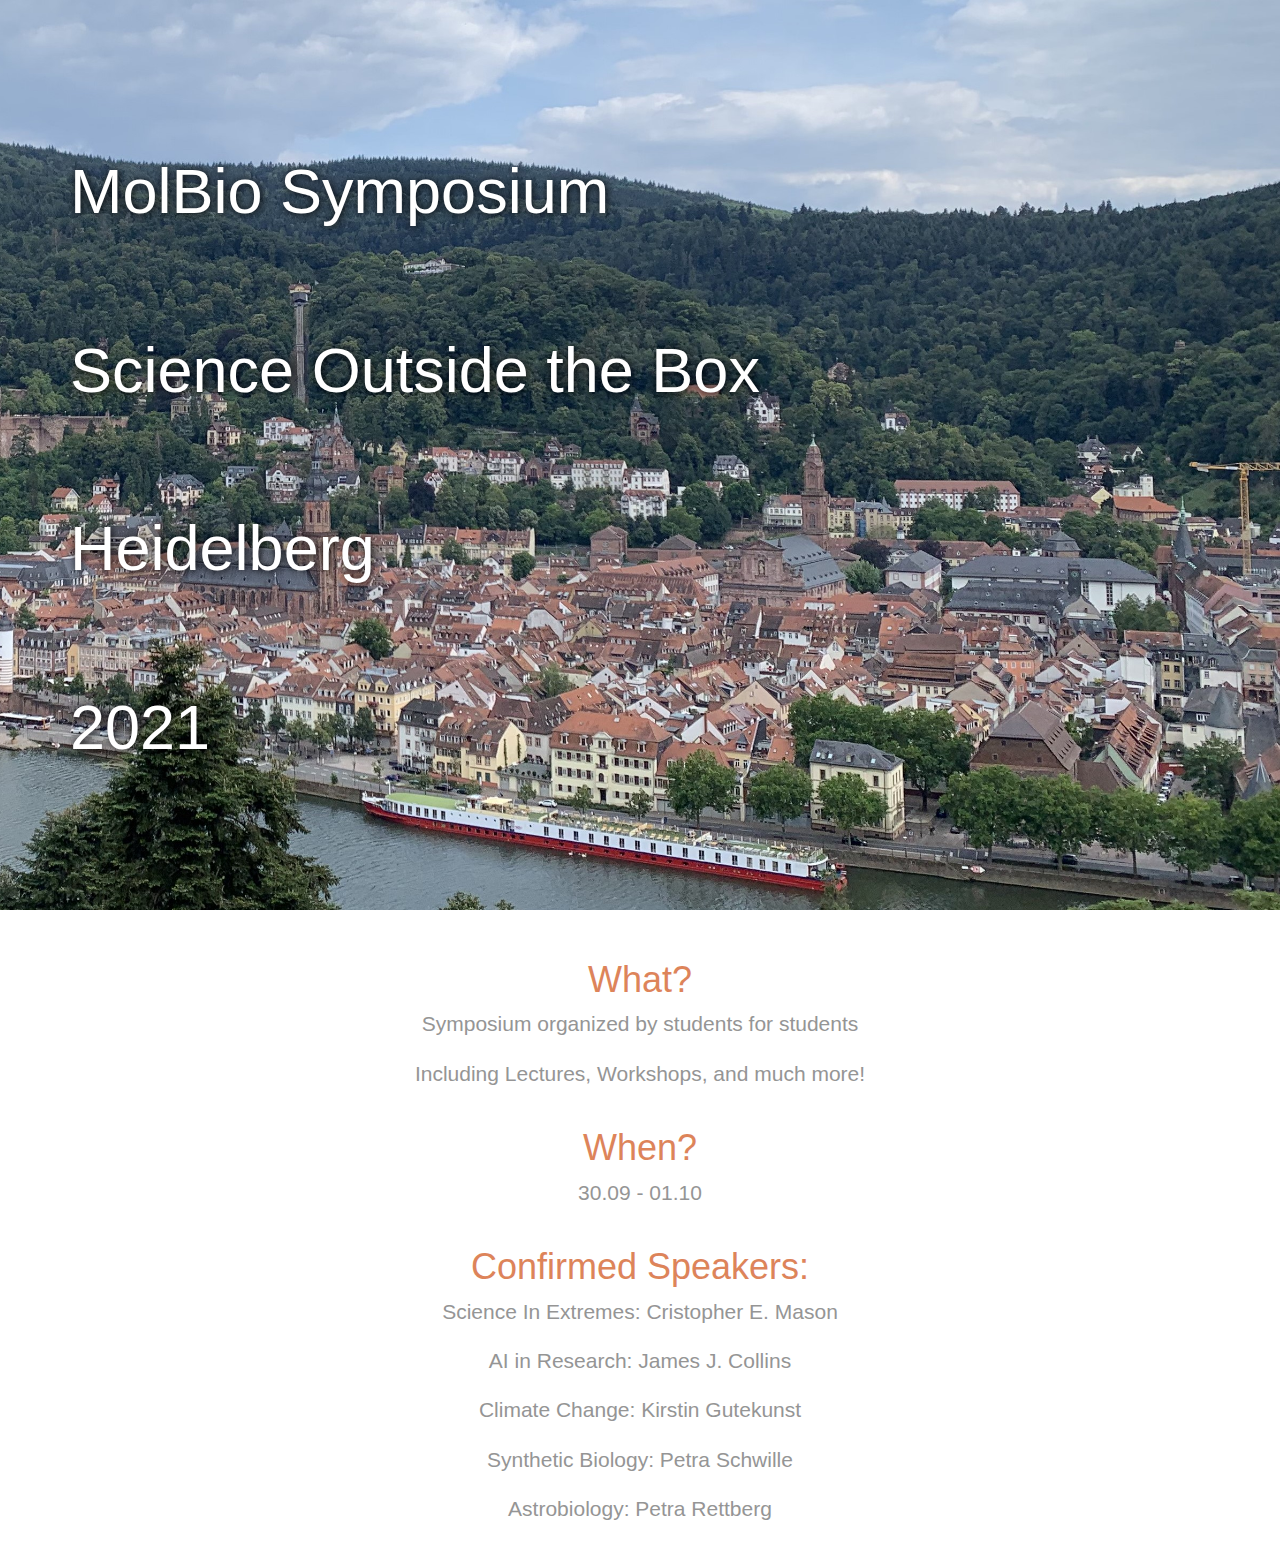
<file: index.html>
<!DOCTYPE html>
<html lang="en">
<head>
    <meta charset="utf-8">
    <meta http-equiv="X-UA-Compatible" content="IE=edge">
    <meta name="viewport" content="width=device-width, initial-scale=1">
    <!-- The above 3 meta tags *must* come first in the head; any other head content must come *after* these tags -->

    <title>MolBio</title>

    <!-- Bootstrap Core CSS -->
    <link href="css/bootstrap.min.css" rel="stylesheet">

    <!-- Custom CSS: You can use this stylesheet to override any Bootstrap styles and/or apply your own styles -->
    <link href="css/custom.css" rel="stylesheet">

    <!-- HTML5 Shim and Respond.js IE8 support of HTML5 elements and media queries -->
    <!-- WARNING: Respond.js doesn't work if you view the page via file:// -->
    <!--[if lt IE 9]>
        <script src="https://oss.maxcdn.com/libs/html5shiv/3.7.0/html5shiv.js"></script>
        <script src="https://oss.maxcdn.com/libs/respond.js/1.4.2/respond.min.js"></script>
    <![endif]-->

</head>

<body>

	<!-- Feature -->
	<div class="jumbotron feature">
		<div class="container">
            <h1><br/></h1>
			<h1>MolBio Symposium </h1>
            <h1><br/></h1>
			<h1>Science Outside the Box </h1>
            <h1><br/></h1>
			<h1>Heidelberg </h1>
            <h1><br/></h1>
			<h1>2021 </h1>
            <h1><br/></h1>
		</div>
	</div>


    <!-- Heading -->
    <div class="container">
        <div class="row">
            <div class="col-xs-12">
                <h1 class="text-center">What?</h1>
                <p class="lead text-center">Symposium organized by students for students</p>
                <p class="lead text-center">Including Lectures, Workshops, and much more!</p>
            </div>
        </div>
    </div>

	    <!-- Heading -->
    <div class="container">
        <div class="row">
            <div class="col-xs-12">
                <h1 class="text-center">When?</h1>
                <p class="lead text-center">30.09 - 01.10</p>
            </div>
        </div>
    </div>
	
	
	<div class="container text-center">
		<h1>Confirmed Speakers:</h1>
            <p class="lead text-center">Science In Extremes: Cristopher E. Mason</p>
            <p class="lead text-center">AI in Research: James J. Collins</p>
            <p class="lead text-center">Climate Change: Kirstin Gutekunst</p>
            <p class="lead text-center">Synthetic Biology: Petra Schwille</p>
            <p class="lead text-center">Astrobiology: Petra Rettberg</p>
	</div><!--/.container-->

	
    <!-- jQuery -->
    <script src="js/jquery-1.11.3.min.js"></script>

    <!-- Bootstrap Core JavaScript -->
    <script src="js/bootstrap.min.js"></script>
	
	<!-- IE10 viewport bug workaround -->
	<script src="js/ie10-viewport-bug-workaround.js"></script>
	
</body>

</html>
</file>
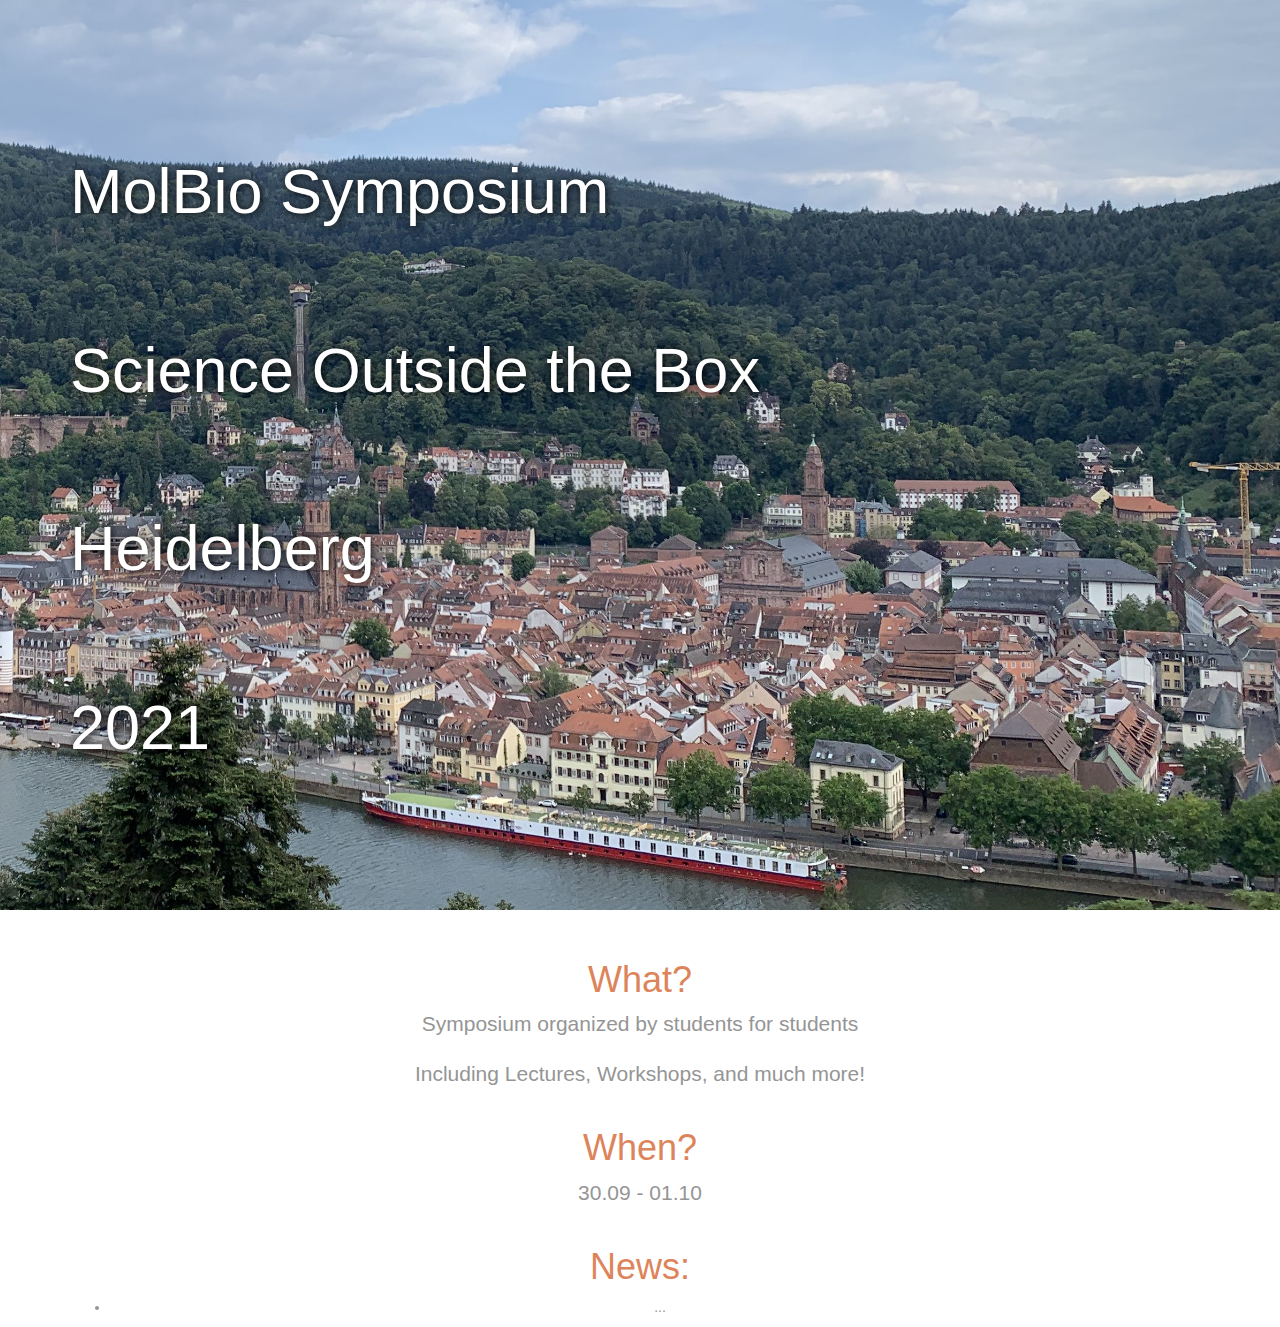
<file: MolBio_Webpage/index.html>
<!DOCTYPE html>
<html lang="en">
<head>
    <meta charset="utf-8">
    <meta http-equiv="X-UA-Compatible" content="IE=edge">
    <meta name="viewport" content="width=device-width, initial-scale=1">
    <!-- The above 3 meta tags *must* come first in the head; any other head content must come *after* these tags -->

    <title>MolBio</title>

    <!-- Bootstrap Core CSS -->
    <link href="css/bootstrap.min.css" rel="stylesheet">

    <!-- Custom CSS: You can use this stylesheet to override any Bootstrap styles and/or apply your own styles -->
    <link href="css/custom.css" rel="stylesheet">

    <!-- HTML5 Shim and Respond.js IE8 support of HTML5 elements and media queries -->
    <!-- WARNING: Respond.js doesn't work if you view the page via file:// -->
    <!--[if lt IE 9]>
        <script src="https://oss.maxcdn.com/libs/html5shiv/3.7.0/html5shiv.js"></script>
        <script src="https://oss.maxcdn.com/libs/respond.js/1.4.2/respond.min.js"></script>
    <![endif]-->

</head>

<body>

	<!-- Feature -->
	<div class="jumbotron feature">
		<div class="container">
            <h1><br/></h1>
			<h1>MolBio Symposium </h1>
            <h1><br/></h1>
			<h1>Science Outside the Box </h1>
            <h1><br/></h1>
			<h1>Heidelberg </h1>
            <h1><br/></h1>
			<h1>2021 </h1>
            <h1><br/></h1>
		</div>
	</div>


    <!-- Heading -->
    <div class="container">
        <div class="row">
            <div class="col-xs-12">
                <h1 class="text-center">What?</h1>
                <p class="lead text-center">Symposium organized by students for students</p>
                <p class="lead text-center">Including Lectures, Workshops, and much more!</p>
            </div>
        </div>
    </div>

	    <!-- Heading -->
    <div class="container">
        <div class="row">
            <div class="col-xs-12">
                <h1 class="text-center">When?</h1>
                <p class="lead text-center">30.09 - 01.10</p>
            </div>
        </div>
    </div>
	
	
	<div class="container text-center">
		<h1>News:</h1>
         <ul>
          <li>...</li>
        </ul>
	</div><!--/.container-->

	
    <!-- jQuery -->
    <script src="js/jquery-1.11.3.min.js"></script>

    <!-- Bootstrap Core JavaScript -->
    <script src="js/bootstrap.min.js"></script>
	
	<!-- IE10 viewport bug workaround -->
	<script src="js/ie10-viewport-bug-workaround.js"></script>
	
</body>

</html>
</file>
<file: css/custom.css>
body {
	color: #959595;
	}
	
h1, 
h2, 
h3, 
h4, 
h5, 
h6 {
	color: #dd845a;
	}
	
.feature {
	background: url('../images/heidel_big.jpg');
	background-position: top right;
	background-size: cover;
	background-color: #dd845a;
	color: white;
	text-shadow: 1px 1px 8px black;
	}

.feature .btn {
	text-shadow: none;
	}
	
.promo, .footer-map {
	border-width: 1px;
	border-color: black;
	border-top-style: solid;
	border-bottom-style: solid;
	margin-top: 20px;
	margin-bottom: 20px;
	}

.promo,
.promo h3,
.promo a:link,
.promo a:visited,
.promo a:hover,
.promo a:active {
    color: white;
	text-shadow: 1px 1px 8px black;
    text-decoration: none;
}

.promo-item {
    height: 200px;
    line-height: 180px;
    text-align: center;
}

.promo-item:hover {
    background-size: 110%; 
    border: 5px solid black;
    line-height: 170px;
}

.promo-item h3 {
    font-size: 40px;
    display: inline-block;
    vertical-align: middle;
}

.item-1,
.item-2,
.item-3 {
	background-size: cover;
	background-position: 50% 50%;
	}

.featured-product > img,
.featured-product > a > img {
	height: 150px;
}

.featured-product h3 {
	color: #dd845a;
	font-size: 18px;
	}

.featured-product .price {
	color: #dd845a;
	font-size: 18px;
	}
	
.featured-product .price s {
	color: #999;
	font-size: 18px;
	}

.footer-info {
    padding: 20px 0;
    background: #f7f7f7;
}

.footer-info,
.footer-info a:link,
.footer-info a:hover,
.footer-info a:focus,
.footer-info a:visited {
    color: #959595;
	}

.footer-info h3 {
	color: black;
	font-size: 18px;
	}
    
.footer-info-item {
    padding: 0px 20px;
    }
    
footer .small-print {
	background-color: #fff;
	padding: 30px 0;
	text-align: center;
}


/*
*************************** 
Override Bootstrap Classes 
***************************
*/

/* Links */
a {
  color: black;
  text-decoration: none;
}
a:hover,
a:focus {
  color: black;
  text-decoration: underline;
}

/* Navbar */
.navbar-default {
  background-color: #fff;
}
.navbar-default .navbar-brand {
  color: #dd845a;
}
.navbar-default .navbar-brand:hover,
.navbar-default .navbar-brand:focus {
  color: sienna;
  background-color: transparent;
}

/* Primary Buttons */
.btn-primary {
  color: #fff;
  background-color: black;
  border-color: black;
}
.btn-primary:focus,
.btn-primary.focus {
  color: #fff;
  background-color: black;
  border-color: black;
}
.btn-primary:hover {
  color: #fff;
  background-color: black;
  border-color: black;
}
.btn-primary:active,
.btn-primary.active,
.open > .dropdown-toggle.btn-primary {
  color: #fff;
  background-color: black;
  border-color: black;
}
.btn-primary:active:hover,
.btn-primary.active:hover,
.open > .dropdown-toggle.btn-primary:hover,
.btn-primary:active:focus,
.btn-primary.active:focus,
.open > .dropdown-toggle.btn-primary:focus,
.btn-primary:active.focus,
.btn-primary.active.focus,
.open > .dropdown-toggle.btn-primary.focus {
  color: #fff;
  background-color: black;
  border-color: black;
}

.btn-primary.disabled,
.btn-primary[disabled],
fieldset[disabled] .btn-primary,
.btn-primary.disabled:hover,
.btn-primary[disabled]:hover,
fieldset[disabled] .btn-primary:hover,
.btn-primary.disabled:focus,
.btn-primary[disabled]:focus,
fieldset[disabled] .btn-primary:focus,
.btn-primary.disabled.focus,
.btn-primary[disabled].focus,
fieldset[disabled] .btn-primary.focus,
.btn-primary.disabled:active,
.btn-primary[disabled]:active,
fieldset[disabled] .btn-primary:active,
.btn-primary.disabled.active,
.btn-primary[disabled].active,
fieldset[disabled] .btn-primary.active {
  background-color: sandybrown;
  border-color: sandybrown;
}
</file>
<file: MolBio_Webpage/css/custom.css>
body {
	color: #959595;
	}
	
h1, 
h2, 
h3, 
h4, 
h5, 
h6 {
	color: #dd845a;
	}
	
.feature {
	background: url('../images/heidel_big.jpg');
	background-position: top right;
	background-size: cover;
	background-color: #dd845a;
	color: white;
	text-shadow: 1px 1px 8px black;
	}

.feature .btn {
	text-shadow: none;
	}
	
.promo, .footer-map {
	border-width: 1px;
	border-color: black;
	border-top-style: solid;
	border-bottom-style: solid;
	margin-top: 20px;
	margin-bottom: 20px;
	}

.promo,
.promo h3,
.promo a:link,
.promo a:visited,
.promo a:hover,
.promo a:active {
    color: white;
	text-shadow: 1px 1px 8px black;
    text-decoration: none;
}

.promo-item {
    height: 200px;
    line-height: 180px;
    text-align: center;
}

.promo-item:hover {
    background-size: 110%; 
    border: 5px solid black;
    line-height: 170px;
}

.promo-item h3 {
    font-size: 40px;
    display: inline-block;
    vertical-align: middle;
}

.item-1,
.item-2,
.item-3 {
	background-size: cover;
	background-position: 50% 50%;
	}

.featured-product > img,
.featured-product > a > img {
	height: 150px;
}

.featured-product h3 {
	color: #dd845a;
	font-size: 18px;
	}

.featured-product .price {
	color: #dd845a;
	font-size: 18px;
	}
	
.featured-product .price s {
	color: #999;
	font-size: 18px;
	}

.footer-info {
    padding: 20px 0;
    background: #f7f7f7;
}

.footer-info,
.footer-info a:link,
.footer-info a:hover,
.footer-info a:focus,
.footer-info a:visited {
    color: #959595;
	}

.footer-info h3 {
	color: black;
	font-size: 18px;
	}
    
.footer-info-item {
    padding: 0px 20px;
    }
    
footer .small-print {
	background-color: #fff;
	padding: 30px 0;
	text-align: center;
}


/*
*************************** 
Override Bootstrap Classes 
***************************
*/

/* Links */
a {
  color: black;
  text-decoration: none;
}
a:hover,
a:focus {
  color: black;
  text-decoration: underline;
}

/* Navbar */
.navbar-default {
  background-color: #fff;
}
.navbar-default .navbar-brand {
  color: #dd845a;
}
.navbar-default .navbar-brand:hover,
.navbar-default .navbar-brand:focus {
  color: sienna;
  background-color: transparent;
}

/* Primary Buttons */
.btn-primary {
  color: #fff;
  background-color: black;
  border-color: black;
}
.btn-primary:focus,
.btn-primary.focus {
  color: #fff;
  background-color: black;
  border-color: black;
}
.btn-primary:hover {
  color: #fff;
  background-color: black;
  border-color: black;
}
.btn-primary:active,
.btn-primary.active,
.open > .dropdown-toggle.btn-primary {
  color: #fff;
  background-color: black;
  border-color: black;
}
.btn-primary:active:hover,
.btn-primary.active:hover,
.open > .dropdown-toggle.btn-primary:hover,
.btn-primary:active:focus,
.btn-primary.active:focus,
.open > .dropdown-toggle.btn-primary:focus,
.btn-primary:active.focus,
.btn-primary.active.focus,
.open > .dropdown-toggle.btn-primary.focus {
  color: #fff;
  background-color: black;
  border-color: black;
}

.btn-primary.disabled,
.btn-primary[disabled],
fieldset[disabled] .btn-primary,
.btn-primary.disabled:hover,
.btn-primary[disabled]:hover,
fieldset[disabled] .btn-primary:hover,
.btn-primary.disabled:focus,
.btn-primary[disabled]:focus,
fieldset[disabled] .btn-primary:focus,
.btn-primary.disabled.focus,
.btn-primary[disabled].focus,
fieldset[disabled] .btn-primary.focus,
.btn-primary.disabled:active,
.btn-primary[disabled]:active,
fieldset[disabled] .btn-primary:active,
.btn-primary.disabled.active,
.btn-primary[disabled].active,
fieldset[disabled] .btn-primary.active {
  background-color: sandybrown;
  border-color: sandybrown;
}
</file>
